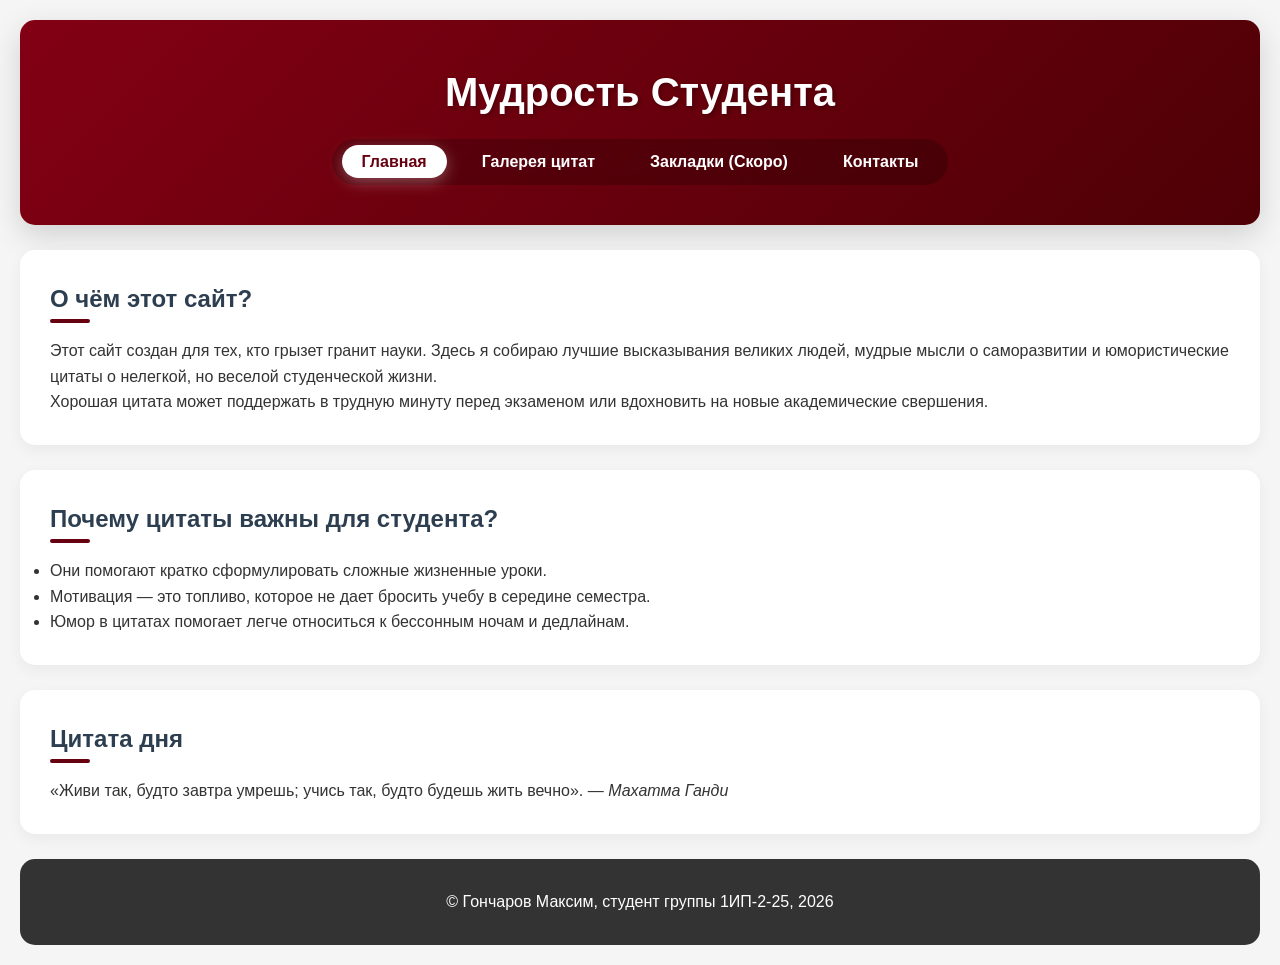
<file: index.html>
<!DOCTYPE html>
<html lang="ru">
<head>
   <meta charset="UTF-8">
   <meta name="viewport" content="width=device-width, initial-scale=1.0">
   <title>Мудрость Студента — Вдохновение и мотивация</title>
   <link rel="stylesheet" href="style.css">
</head>
<body>
    <header>
      <h1>Мудрость Студента</h1>
      <nav>
        <ul>
            <li><a href="index.html" class="active">Главная</a></li>
            <li><a href="gallery.html">Галерея цитат</a></li>
            <li><a href="#">Закладки (Скоро)</a></li>
            <li><a href="contacts.html">Контакты</a></li>
        </ul>
      </nav>
    </header>

    <main class="home-container">
     <section>
        <h2>О чём этот сайт?</h2>
        <p>Этот сайт создан для тех, кто грызет гранит науки. Здесь я собираю лучшие высказывания великих людей, мудрые мысли о саморазвитии и юмористические цитаты о нелегкой, но веселой студенческой жизни.</p>
        <p>Хорошая цитата может поддержать в трудную минуту перед экзаменом или вдохновить на новые академические свершения.</p>
     </section>

     <section>
        <h2>Почему цитаты важны для студента?</h2>
        <ul>
            <li>Они помогают кратко сформулировать сложные жизненные уроки.</li>
            <li>Мотивация — это топливо, которое не дает бросить учебу в середине семестра.</li>
            <li>Юмор в цитатах помогает легче относиться к бессонным ночам и дедлайнам.</li>
        </ul>
     </section>

     <section>
        <h2>Цитата дня</h2>
        <div class="quote-box">
            <blockquote>
                <p>«Живи так, будто завтра умрешь; учись так, будто будешь жить вечно». — <em>Махатма Ганди</em></p>
            </blockquote>
        </div>
     </section>
    </main>

    <footer>
        <p>© Гончаров Максим, студент группы 1ИП-2-25, 2026</p>
    </footer>
</body>
</html>
</file>
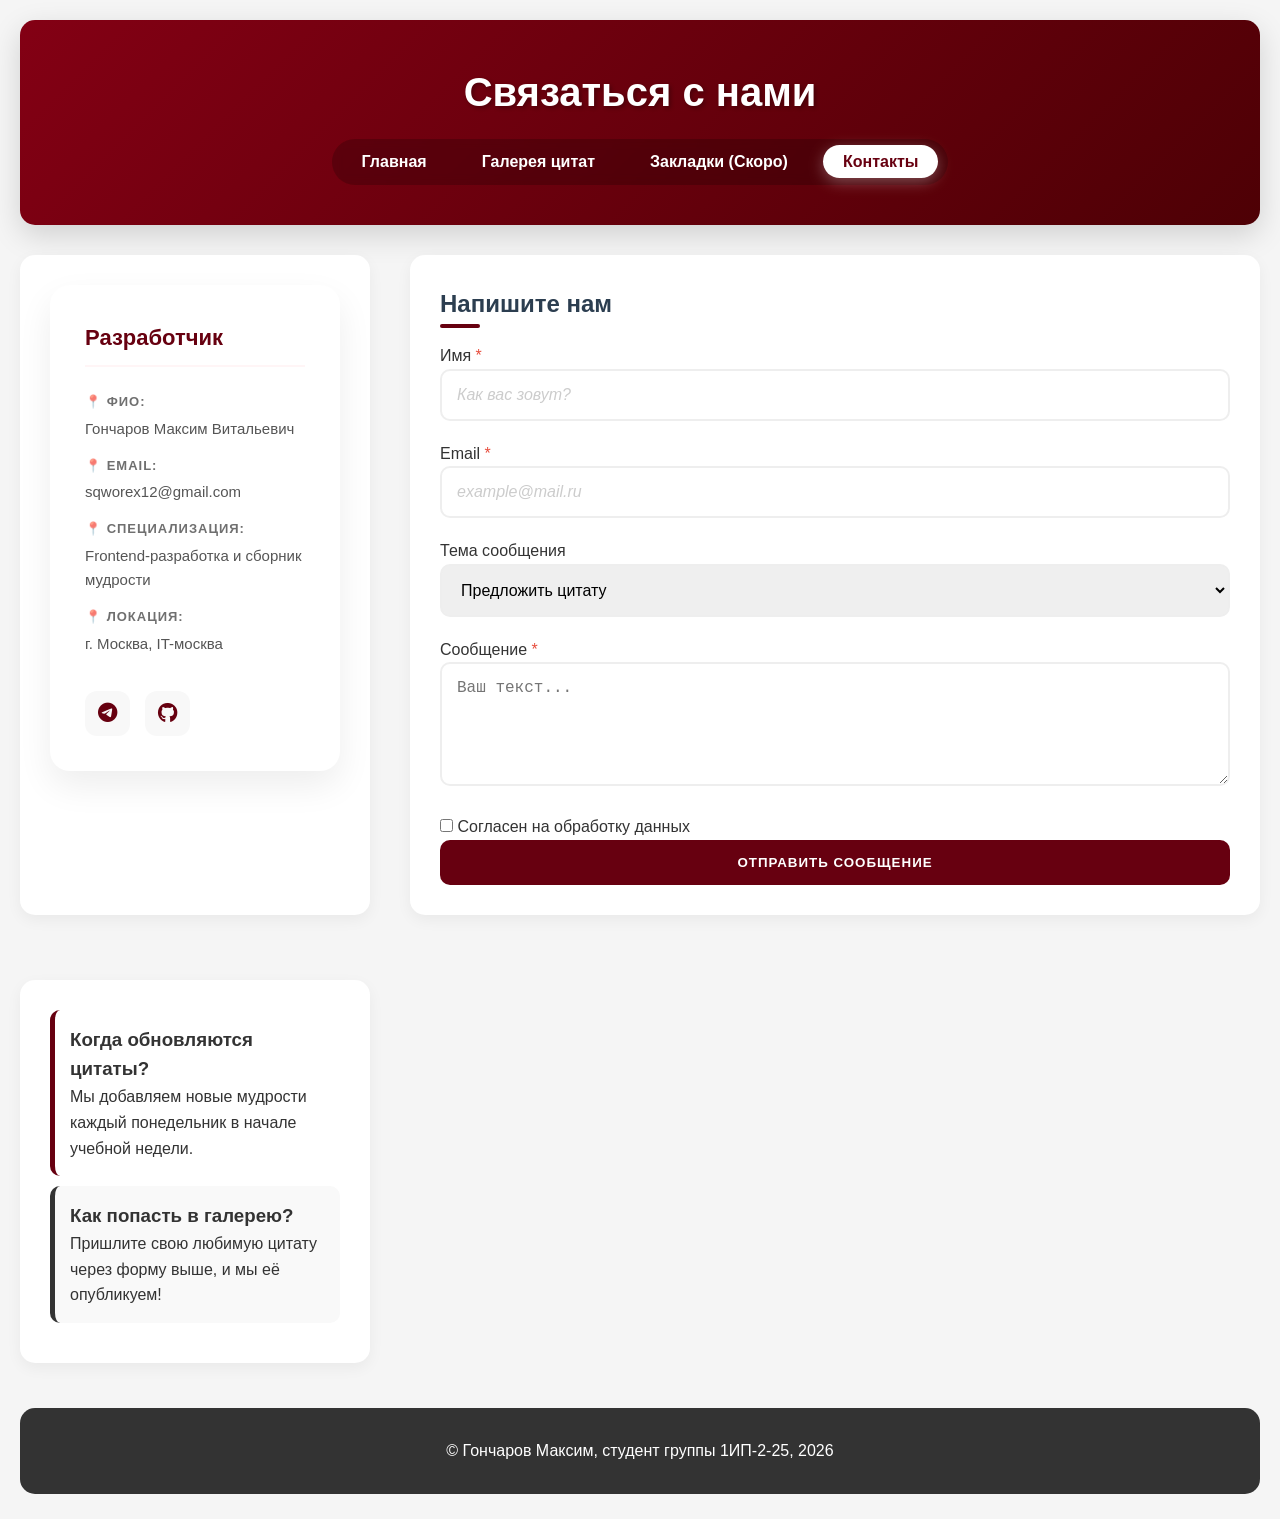
<file: contacts.html>
<!DOCTYPE html>
<html lang="ru">
<head>
    <meta charset="UTF-8">
    <meta name="viewport" content="width=device-width, initial-scale=1.0">
    <title>Контакты | Мудрость Студента</title>
    <link rel="stylesheet" href="style.css">
    <link rel="stylesheet" href="https://cdnjs.cloudflare.com/ajax/libs/font-awesome/6.4.0/css/all.min.css">
</head>
<body>
    <header>
        <h1>Связаться с нами</h1>
        <nav>
            <ul>
                <li><a href="index.html">Главная</a></li>
                <li><a href="gallery.html">Галерея цитат</a></li>
                <li><a href="#">Закладки (Скоро)</a></li>
                <li><a href="contacts.html" class="active">Контакты</a></li>
            </ul>
        </nav>
    </header>

    <main class="contacts-container">
        <section class="info-card-container">
            <div class="user-card">
                <h3>Разработчик</h3>
                <p><strong>ФИО:</strong> Гончаров Максим Витальевич</p>
                <p><strong>Email:</strong> sqworex12@gmail.com</p>
                <p><strong>Специализация:</strong> Frontend-разработка и сборник мудрости</p>
                <p><strong>Локация:</strong> г. Москва, IT-москва</p>
                <div class="social-links">
                    <a href="https://t.me/s9worex" title="Telegram"><i class="fab fa-telegram"></i></a>
                    <a href="https://github.com/whyn0n3" title="GitHub"><i class="fab fa-github"></i></a>
                </div>
            </div>
        </section>

        <section class="feedback-form">
            <h2>Напишите нам</h2>
            <form action="#">
                <div class="input-group">
                    <label for="name" class="req-label">Имя</label>
                    <input type="text" id="name" required placeholder="Как вас зовут?">
                </div>

                <div class="input-group">
                    <label for="email" class="req-label">Email</label>
                    <input type="email" id="email" required placeholder="example@mail.ru">
                </div>

                <div class="input-group">
                    <label for="subject">Тема сообщения</label>
                    <select id="subject">
                        <option value="suggest">Предложить цитату</option>
                        <option value="error">Ошибка на сайте</option>
                        <option value="other">Другое</option>
                    </select>
                </div>

                <div class="input-group">
                    <label for="message" class="req-label">Сообщение</label>
                    <textarea id="message" rows="5" required placeholder="Ваш текст..."></textarea>
                </div>

                <div class="checkbox-group">
                    <input type="checkbox" id="agree" required>
                    <label for="agree">Согласен на обработку данных</label>
                </div>

                <button type="submit" class="submit-btn">Отправить сообщение</button>
            </form>
        </section>

        <section class="extra-info">
            <div class="faq-item">
                <h3>Когда обновляются цитаты?</h3>
                <p>Мы добавляем новые мудрости каждый понедельник в начале учебной недели.</p>
            </div>
            <div class="faq-item">
                <h3>Как попасть в галерею?</h3>
                <p>Пришлите свою любимую цитату через форму выше, и мы её опубликуем!</p>
            </div>
        </section>
    </main>

    <footer>
        <p>© Гончаров Максим, студент группы 1ИП-2-25, 2026</p>
    </footer>
</body>
</html>
</file>
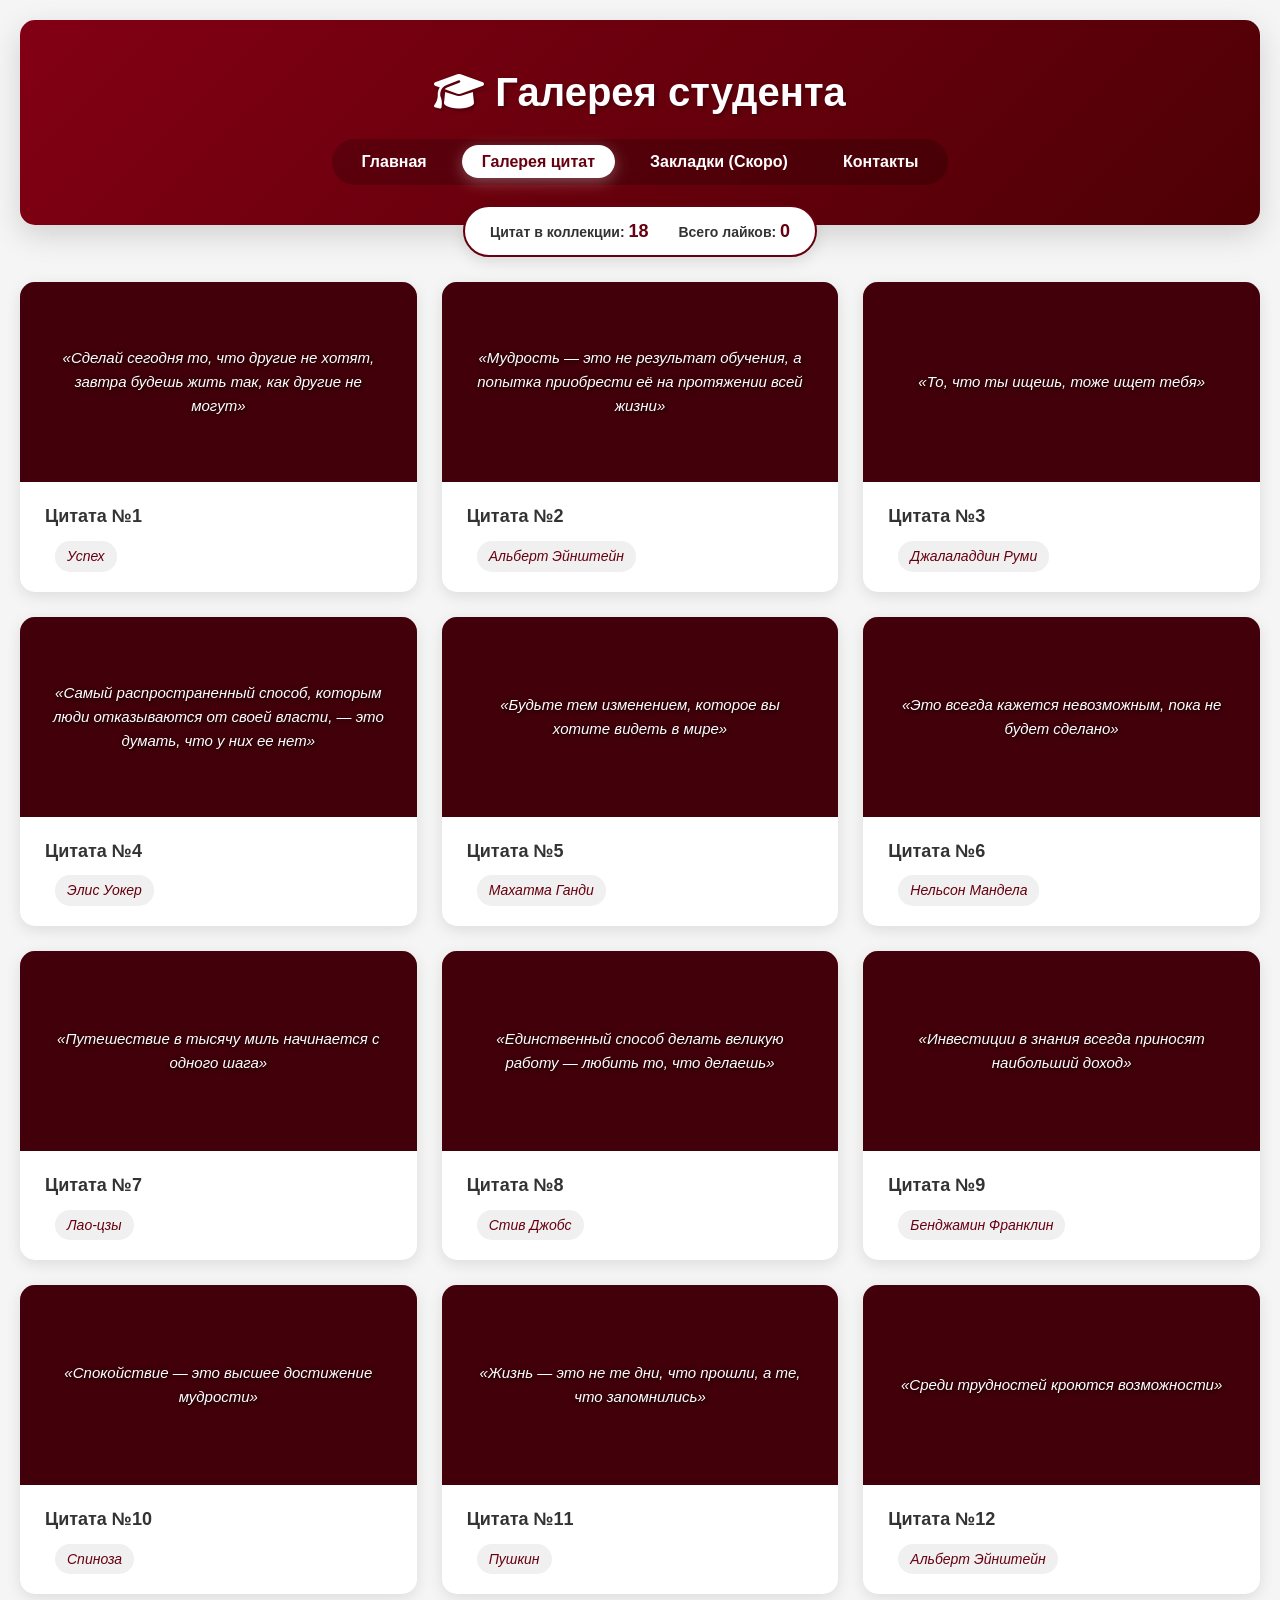
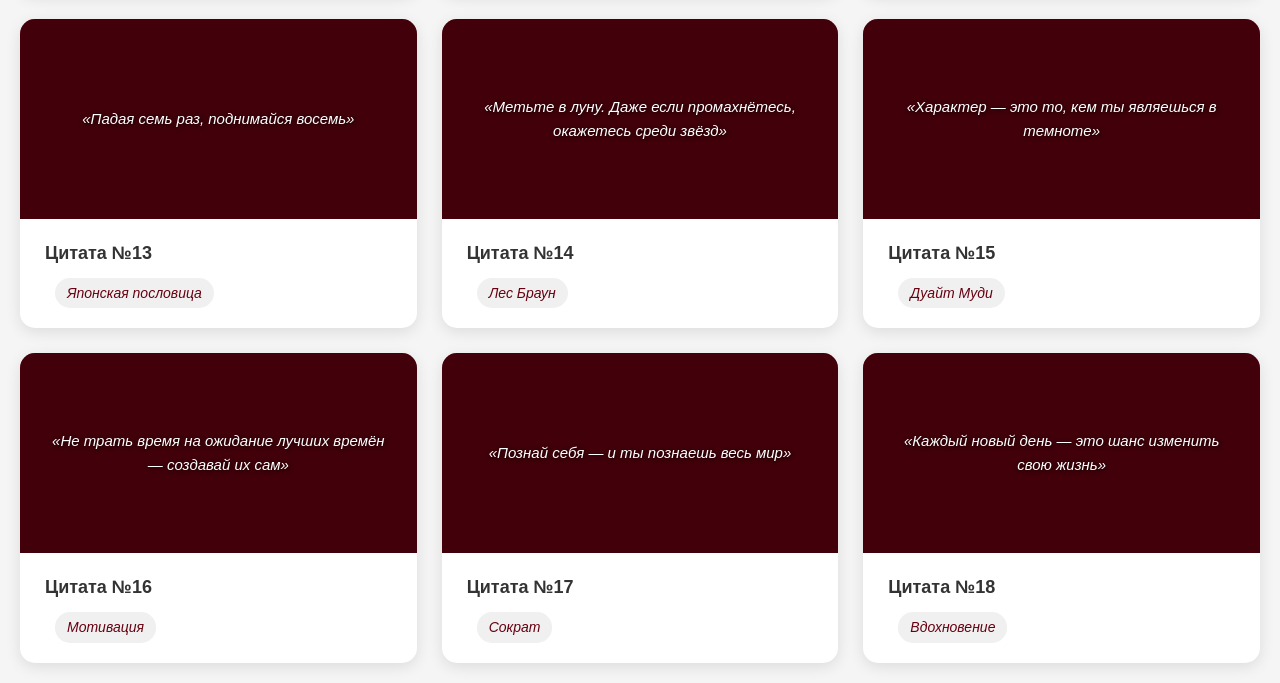
<file: gallery.html>
<!DOCTYPE html>
<html lang="ru">
<head>
    <meta charset="UTF-8">
    <title>Галерея цитат</title>
    <link rel="stylesheet" href="style.css">
    <link rel="stylesheet" href="https://cdnjs.cloudflare.com/ajax/libs/font-awesome/6.4.0/css/all.min.css">
</head>
<body>
    <header class="gallery-header">
        <h1><i class="fas fa-graduation-cap"></i> Галерея студента</h1>
        <nav>
            <ul>
                <li><a href="index.html">Главная</a></li>
                <li><a href="gallery.html" class="active">Галерея цитат</a></li>
                <li><a href="#">Закладки (Скоро)</a></li>
                <li><a href="contacts.html">Контакты</a></li>
            </ul>
        </nav>
    </header>

    <main class="gallery-container">
        <div class="stats-panel">
            <p>Цитат в коллекции: <span id="count">0</span></p>
            <p>Всего лайков: <span id="total-likes">0</span></p>
        </div>

        <div class="gallery-grid">

            <!-- Цитата 1 — горы/путь к успеху -->
            <article class="image-card photo">
                <div class="card-visual" style="background-image: url('https://images.unsplash.com/photo-1464822759023-fed622ff2c3b?w=600&q=80');">
                    <p class="quote-text">«Сделай сегодня то, что другие не хотят, завтра будешь жить так, как другие не могут»</p>
                    <button class="like-btn">
                        <i class="fas fa-heart"></i> <span class="likes">0</span>
                    </button>
                </div>
                <div class="card-info">
                    <h3>Цитата №1</h3>
                    <span class="tag">Успех</span>
                </div>
            </article>

            <!-- Цитата 2 — звёздное небо/мудрость -->
            <article class="image-card photo">
                <div class="card-visual" style="background-image: url('https://images.unsplash.com/photo-1519681393784-d120267933ba?w=600&q=80');">
                    <p class="quote-text">«Мудрость — это не результат обучения, а попытка приобрести её на протяжении всей жизни»</p>
                    <button class="like-btn">
                        <i class="fas fa-heart"></i> <span class="likes">0</span>
                    </button>
                </div>
                <div class="card-info">
                    <h3>Цитата №2</h3>
                    <span class="tag">Альберт Эйнштейн</span>
                </div>
            </article>

            <!-- Цитата 3 — океан/поиск -->
            <article class="image-card photo">
                <div class="card-visual" style="background-image: url('https://images.unsplash.com/photo-1505118380757-91f5f5632de0?w=600&q=80');">
                    <p class="quote-text">«То, что ты ищешь, тоже ищет тебя»</p>
                    <button class="like-btn">
                        <i class="fas fa-heart"></i> <span class="likes">0</span>
                    </button>
                </div>
                <div class="card-info">
                    <h3>Цитата №3</h3>
                    <span class="tag">Джалаладдин Руми</span>
                </div>
            </article>

            <!-- Цитата 4 — силуэт человека/сила -->
            <article class="image-card photo">
                <div class="card-visual" style="background-image: url('https://images.unsplash.com/photo-1470770841072-f978cf4d019e?w=600&q=80');">
                    <p class="quote-text">«Самый распространенный способ, которым люди отказываются от своей власти, — это думать, что у них ее нет»</p>
                    <button class="like-btn">
                        <i class="fas fa-heart"></i> <span class="likes">0</span>
                    </button>
                </div>
                <div class="card-info">
                    <h3>Цитата №4</h3>
                    <span class="tag">Элис Уокер</span>
                </div>
            </article>

            <!-- Цитата 5 — восход/перемены -->
            <article class="image-card photo">
                <div class="card-visual" style="background-image: url('https://images.unsplash.com/photo-1500534314209-a25ddb2bd429?w=600&q=80');">
                    <p class="quote-text">«Будьте тем изменением, которое вы хотите видеть в мире»</p>
                    <button class="like-btn">
                        <i class="fas fa-heart"></i> <span class="likes">0</span>
                    </button>
                </div>
                <div class="card-info">
                    <h3>Цитата №5</h3>
                    <span class="tag">Махатма Ганди</span>
                </div>
            </article>

            <!-- Цитата 6 — вершина горы/возможное -->
            <article class="image-card photo">
                <div class="card-visual" style="background-image: url('https://images.unsplash.com/photo-1486870591958-9b9d0d1dda99?w=600&q=80');">
                    <p class="quote-text">«Это всегда кажется невозможным, пока не будет сделано»</p>
                    <button class="like-btn">
                        <i class="fas fa-heart"></i> <span class="likes">0</span>
                    </button>
                </div>
                <div class="card-info">
                    <h3>Цитата №6</h3>
                    <span class="tag">Нельсон Мандела</span>
                </div>
            </article>

            <!-- Цитата 7 — дорога в лесу/путь -->
            <article class="image-card photo">
                <div class="card-visual" style="background-image: url('https://images.unsplash.com/photo-1448375240586-882707db888b?w=600&q=80');">
                    <p class="quote-text">«Путешествие в тысячу миль начинается с одного шага»</p>
                    <button class="like-btn">
                        <i class="fas fa-heart"></i> <span class="likes">0</span>
                    </button>
                </div>
                <div class="card-info">
                    <h3>Цитата №7</h3>
                    <span class="tag">Лао-цзы</span>
                </div>
            </article>

            <!-- Цитата 8 — ночной город/мечта -->
            <article class="image-card photo">
                <div class="card-visual" style="background-image: url('https://images.unsplash.com/photo-1477959858617-67f85cf4f1df?w=600&q=80');">
                    <p class="quote-text">«Единственный способ делать великую работу — любить то, что делаешь»</p>
                    <button class="like-btn">
                        <i class="fas fa-heart"></i> <span class="likes">0</span>
                    </button>
                </div>
                <div class="card-info">
                    <h3>Цитата №8</h3>
                    <span class="tag">Стив Джобс</span>
                </div>
            </article>

            <!-- Цитата 9 — книги/знание -->
            <article class="image-card photo">
                <div class="card-visual" style="background-image: url('https://images.unsplash.com/photo-1524995997946-a1c2e315a42f?w=600&q=80');">
                    <p class="quote-text">«Инвестиции в знания всегда приносят наибольший доход»</p>
                    <button class="like-btn">
                        <i class="fas fa-heart"></i> <span class="likes">0</span>
                    </button>
                </div>
                <div class="card-info">
                    <h3>Цитата №9</h3>
                    <span class="tag">Бенджамин Франклин</span>
                </div>
            </article>

            <!-- Цитата 10 — туман в горах/спокойствие -->
            <article class="image-card photo">
                <div class="card-visual" style="background-image: url('https://images.unsplash.com/photo-1506905925346-21bda4d32df4?w=600&q=80');">
                    <p class="quote-text">«Спокойствие — это высшее достижение мудрости»</p>
                    <button class="like-btn">
                        <i class="fas fa-heart"></i> <span class="likes">0</span>
                    </button>
                </div>
                <div class="card-info">
                    <h3>Цитата №10</h3>
                    <span class="tag">Спиноза</span>
                </div>
            </article>

            <!-- Цитата 11 — цветущее поле/красота -->
            <article class="image-card photo">
                <div class="card-visual" style="background-image: url('https://images.unsplash.com/photo-1418065460487-3e41a6c84dc5?w=600&q=80');">
                    <p class="quote-text">«Жизнь — это не те дни, что прошли, а те, что запомнились»</p>
                    <button class="like-btn">
                        <i class="fas fa-heart"></i> <span class="likes">0</span>
                    </button>
                </div>
                <div class="card-info">
                    <h3>Цитата №11</h3>
                    <span class="tag">Пушкин</span>
                </div>
            </article>

            <!-- Цитата 12 — маяк/ориентир -->
            <article class="image-card photo">
                <div class="card-visual" style="background-image: url('https://images.unsplash.com/photo-1507525428034-b723cf961d3e?w=600&q=80');">
                    <p class="quote-text">«Среди трудностей кроются возможности»</p>
                    <button class="like-btn">
                        <i class="fas fa-heart"></i> <span class="likes">0</span>
                    </button>
                </div>
                <div class="card-info">
                    <h3>Цитата №12</h3>
                    <span class="tag">Альберт Эйнштейн</span>
                </div>
            </article>

            <!-- Цитата 13 — водопад/сила природы -->
            <article class="image-card photo">
                <div class="card-visual" style="background-image: url('https://images.unsplash.com/photo-1432405972618-c60b0225b8f9?w=600&q=80');">
                    <p class="quote-text">«Падая семь раз, поднимайся восемь»</p>
                    <button class="like-btn">
                        <i class="fas fa-heart"></i> <span class="likes">0</span>
                    </button>
                </div>
                <div class="card-info">
                    <h3>Цитата №13</h3>
                    <span class="tag">Японская пословица</span>
                </div>
            </article>

            <!-- Цитата 14 — ночное небо со звёздами/мечты -->
            <article class="image-card photo">
                <div class="card-visual" style="background-image: url('https://images.unsplash.com/photo-1534796636912-3b95b3ab5986?w=600&q=80');">
                    <p class="quote-text">«Метьте в луну. Даже если промахнётесь, окажетесь среди звёзд»</p>
                    <button class="like-btn">
                        <i class="fas fa-heart"></i> <span class="likes">0</span>
                    </button>
                </div>
                <div class="card-info">
                    <h3>Цитата №14</h3>
                    <span class="tag">Лес Браун</span>
                </div>
            </article>

            <!-- Цитата 15 — пустыня/стойкость -->
            <article class="image-card photo">
                <div class="card-visual" style="background-image: url('https://images.unsplash.com/photo-1509316785289-025f5b846b35?w=600&q=80');">
                    <p class="quote-text">«Характер — это то, кем ты являешься в темноте»</p>
                    <button class="like-btn">
                        <i class="fas fa-heart"></i> <span class="likes">0</span>
                    </button>
                </div>
                <div class="card-info">
                    <h3>Цитата №15</h3>
                    <span class="tag">Дуайт Муди</span>
                </div>
            </article>

            <!-- Цитата 16 — осенний парк/время -->
            <article class="image-card photo">
                <div class="card-visual" style="background-image: url('https://images.unsplash.com/photo-1507003211169-0a1dd7228f2d?w=600&q=80');">
                    <p class="quote-text">«Не трать время на ожидание лучших времён — создавай их сам»</p>
                    <button class="like-btn">
                        <i class="fas fa-heart"></i> <span class="likes">0</span>
                    </button>
                </div>
                <div class="card-info">
                    <h3>Цитата №16</h3>
                    <span class="tag">Мотивация</span>
                </div>
            </article>

            <!-- Цитата 17 — горное озеро/отражение -->
            <article class="image-card photo">
                <div class="card-visual" style="background-image: url('https://images.unsplash.com/photo-1476231682828-37e571bc172f?w=600&q=80');">
                    <p class="quote-text">«Познай себя — и ты познаешь весь мир»</p>
                    <button class="like-btn">
                        <i class="fas fa-heart"></i> <span class="likes">0</span>
                    </button>
                </div>
                <div class="card-info">
                    <h3>Цитата №17</h3>
                    <span class="tag">Сократ</span>
                </div>
            </article>

            <!-- Цитата 18 — рассвет над морем/надежда -->
            <article class="image-card photo">
                <div class="card-visual" style="background-image: url('https://images.unsplash.com/photo-1502481851512-e9e2529bfbf9?w=600&q=80');">
                    <p class="quote-text">«Каждый новый день — это шанс изменить свою жизнь»</p>
                    <button class="like-btn">
                        <i class="fas fa-heart"></i> <span class="likes">0</span>
                    </button>
                </div>
                <div class="card-info">
                    <h3>Цитата №18</h3>
                    <span class="tag">Вдохновение</span>
                </div>
            </article>

        </div>
    </main>

    <script src="script.js"></script>
</body>
</html>
</file>
<file: style.css>
/* ПОЛНЫЙ STYLE.CSS 
   Проект: Мудрость Студента 
   Практическая работа №4 + Анимации
*/

/* --- 1. СБРОС И ГЛОБАЛЬНЫЕ НАСТРОЙКИ --- */
* {
    margin: 0;
    padding: 0;
    box-sizing: border-box; /* Требование ПР4: современная блочная модель */
}

::selection {
    background: #670010; /* Псевдоэлемент: цвет выделения текста */
    color: white;
}

body {
    font-family: 'Verdana', Geneva, sans-serif;
    background-color: #f5f5f5;
    color: #333;
    line-height: 1.6;
    padding: 20px;
    overflow-x: hidden; /* Защита от горизонтальной прокрутки при анимациях */
}

/* --- 2. ШАПКА С АНИМИРОВАННЫМ ГРАДИЕНТОМ --- */
header {
    background: linear-gradient(-45deg, #670010, #a10019, #3c0000, #830014);
    background-size: 400% 400%;
    animation: gradientBG 15s ease infinite;
    color: white;
    padding: 40px 20px;
    text-align: center;
    border-radius: 15px;
    margin-bottom: 25px;
    box-shadow: 0 10px 30px rgba(0,0,0,0.15); /* Блочная модель: объем */
}

@keyframes gradientBG {
    0% { background-position: 0% 50%; }
    50% { background-position: 100% 50%; }
    100% { background-position: 0% 50%; }
}

header h1 {
    font-size: clamp(24px, 5vw, 40px);
    margin-bottom: 15px;
    text-shadow: 2px 2px 4px rgba(0,0,0,0.3);
}

/* --- 3. НАВИГАЦИЯ --- */
nav {
    background-color: rgba(0, 0, 0, 0.2);
    padding: 10px;
    border-radius: 50px;
    display: inline-block;
    backdrop-filter: blur(5px);
}

nav ul {
    list-style: none;
    display: flex;
    gap: 15px;
}

nav ul li a {
    color: white;
    text-decoration: none;
    font-weight: bold;
    padding: 8px 20px;
    border-radius: 25px;
    transition: 0.4s;
}

/* Псевдокласс :hover */
nav ul li a:hover, nav ul li a.active {
    background-color: white;
    color: #670010;
    box-shadow: 0 4px 15px rgba(255,255,255,0.3);
}

/* --- 4. ОСНОВНОЙ КОНТЕНТ (Анимация появления) --- */
main {
    animation: fadeInPage 0.8s ease-out;
}

@keyframes fadeInPage {
    from { opacity: 0; transform: translateY(30px); }
    to { opacity: 1; transform: translateY(0); }
}

section {
    background-color: white;
    padding: 30px;
    border-radius: 15px;
    box-shadow: 0 5px 15px rgba(0,0,0,0.05);
    margin-bottom: 25px;
}

/* Анимированные заголовки h2 через псевдоэлемент */
h2 {
    color: #2c3e50;
    margin-bottom: 20px;
    position: relative;
    display: inline-block;
}

h2::after {
    content: '';
    position: absolute;
    left: 0;
    bottom: -5px;
    width: 40px;
    height: 4px;
    background: #670010;
    border-radius: 2px;
    transition: width 0.4s ease;
}

section:hover h2::after {
    width: 100%;
}

/* --- 5. ГАЛЕРЕЯ ЦИТАТ (GRID) --- */
.gallery-grid {
    display: grid;
    grid-template-columns: repeat(auto-fit, minmax(300px, 1fr));
    gap: 25px;
}

.image-card {
    background: #fff;
    border-radius: 15px;
    overflow: hidden; /* Контроль переполнения */
    box-shadow: 0 4px 15px rgba(0,0,0,0.1);
    transition: 0.4s cubic-bezier(0.175, 0.885, 0.32, 1.275);
}

.image-card:hover {
    transform: translateY(-12px);
    box-shadow: 0 20px 40px rgba(0,0,0,0.15);
}

.card-visual {
    height: 200px;
    background-color: #830014;
    background-size: cover;
    background-position: center;
    color: white;
    padding: 30px;
    display: flex;
    align-items: center;
    justify-content: center;
    text-align: center;
    position: relative;
    overflow: hidden;
}

/* Затемняющий слой поверх картинки — текст читается чётко */
.card-visual::before {
    content: '';
    position: absolute;
    inset: 0;
    background: rgba(0, 0, 0, 0.50);
    z-index: 0;
}

/* Текст поверх затемнения */
.card-visual .quote-text {
    position: relative;
    z-index: 1;
}

.quote-text {
    font-size: 15px;
    line-height: 1.6;
    text-shadow: 1px 1px 4px rgba(0,0,0,0.8);
    font-style: italic;
}

/* Пульсация лайка */
.like-btn {
    position: absolute;
    bottom: 15px;
    right: 15px;
    z-index: 2;
    border: none;
    background: white;
    padding: 8px 15px;
    border-radius: 20px;
    cursor: pointer;
    transition: opacity 0.3s ease, transform 0.3s ease;
    opacity: 0;
    pointer-events: none;
}

.image-card:hover .like-btn {
    opacity: 1;
    pointer-events: auto;
}

.like-btn:hover {
    transform: scale(1.1);
    animation: heartBeat 1s infinite;
}

@keyframes heartBeat {
    0% { transform: scale(1); }
    15% { transform: scale(1.2); }
    30% { transform: scale(1); }
}

/* --- 6. КОНТАКТЫ И ФОРМА (ПР4) --- */
.contacts-container {
    display: grid;
    grid-template-columns: 1fr 2fr;
    gap: 30px;
}

.user-card {
    background: linear-gradient(135deg, #ffffff 0%, #fff5f6 100%);
    border: 1px solid #eee;
}

/* Псевдоэлемент иконки перед email */
.user-card p strong::before {
    content: "📍 "; /* Можно заменить на иконку FontAwesome */
}

/* Стилизация полей ввода */
.input-group {
    margin-bottom: 20px;
}

.req-label::after {
    content: " *"; /* Псевдоэлемент для обязательных полей */
    color: #e74c3c;
}

input[type="text"], 
input[type="email"], 
select, 
textarea {
    width: 100%;
    padding: 15px;
    border: 2px solid #eee;
    border-radius: 10px;
    transition: 0.3s;
    font-size: 16px;
}

/* Псевдоклассы :focus и :invalid */
input:focus, textarea:focus {
    outline: none;
    border-color: #670010;
    box-shadow: 0 0 10px rgba(103, 0, 16, 0.1);
    transform: translateX(5px);
}

input::placeholder {
    color: #ccc;
    font-style: italic;
}

/* Чередование стилей FAQ (:nth-child) */
.faq-item {
    padding: 15px;
    border-radius: 10px;
    margin-bottom: 10px;
    transition: 0.3s;
}

.faq-item:nth-child(odd) { background-color: #fff; border-left: 5px solid #670010; }
.faq-item:nth-child(even) { background-color: #f9f9f9; border-left: 5px solid #333; }

/* Кнопка с эффектом */
.submit-btn {
    background: #670010;
    color: white;
    border: none;
    padding: 15px 30px;
    border-radius: 10px;
    font-weight: bold;
    cursor: pointer;
    width: 100%;
    transition: 0.3s;
    text-transform: uppercase;
    letter-spacing: 1px;
}

.submit-btn:hover {
    background: #3c0000;
    letter-spacing: 3px;
    box-shadow: 0 5px 15px rgba(0,0,0,0.3);
}

/* --- 7. ПОДВАЛ --- */
footer {
    background-color: #333;
    color: white;
    text-align: center;
    padding: 30px;
    border-radius: 15px;
    margin-top: 20px;
}

/* --- 8. АДАПТИВНОСТЬ --- */
@media (max-width: 850px) {
    .contacts-container {
        grid-template-columns: 1fr;
    }
    
    nav ul {
        flex-wrap: wrap;
        justify-content: center;
    }
}

/* 1. Добавляем отступы для всего текстового блока под картинкой */
.card-info {
    padding: 20px 25px; /* Увеличили боковые отступы до 25px */
    display: flex;
    flex-direction: column;
    gap: 10px;
}

/* 2. Стилизуем текст заголовка (Цитата №...) */
.card-info h3 {
    font-size: 18px;
    color: #333;
}

/* 3. Поправляем фамилии (авторов) */
.card-info .tag {
    display: inline-block;
    margin-left: 10px; /* Сдвигаем фамилию чуть правее */
    padding: 4px 12px;
    background-color: #f0f0f0; /* Легкий фон, чтобы выделить автора */
    border-radius: 15px;
    font-size: 14px;
    color: #670010; /* Цвет в стиле твоего сайта */
    font-style: italic;
    width: fit-content; /* Чтобы фон был только под текстом */
    transition: 0.3s;
}

/* Эффект при наведении на карточку — автор еще немного сдвигается */
.image-card:hover .tag {
    transform: translateX(10px); /* Плавное движение вправо при ховере */
    background-color: #670010;
    color: white;
}

/* Панель статистики */
.stats-panel {
    background: white;
    padding: 10px 25px;
    border-radius: 50px; /* Делаем овальной и аккуратной */
    display: flex;
    gap: 30px;
    width: fit-content; /* Ширина по контенту */
    margin: -45px auto 25px; /* МИНУС 45px сверху — это вынесет панель на границу шапки */
    position: relative;
    z-index: 10;
    box-shadow: 0 5px 15px rgba(0,0,0,0.1);
    border: 2px solid #670010;
    animation: slideDown 0.8s ease-out;
}

/* Анимация появления статистики */
@keyframes slideDown {
    from { opacity: 0; transform: translateY(-20px); }
    to { opacity: 1; transform: translateY(0); }
}

.stats-panel p {
    margin: 0; /* Убираем лишние отступы у текста */
    font-weight: bold;
    color: #333;
    font-size: 14px;
}

.stats-panel span {
    color: #670010;
    font-size: 18px;
}

/* --- ОБНОВЛЕННЫЕ КОНТАКТЫ --- */

/* Контейнер страницы (увеличиваем отступ сверху) */
.contacts-container {
    display: grid;
    grid-template-columns: 350px 1fr; /* Фиксируем ширину левого столбика */
    gap: 40px;
    margin-top: 30px;
}

/* Сама карточка контактов */
.user-card {
    display: flex;
    flex-direction: column;
    gap: 15px; /* Расстояние между строками */
    background: #ffffff;
    border: none;
    border-radius: 20px;
    padding: 35px;
    box-shadow: 0 15px 35px rgba(0,0,0,0.07);
    height: fit-content; /* Чтобы карточка не растягивалась до пола */
    transition: 0.3s ease;
}

.user-card:hover {
    transform: translateY(-5px);
    box-shadow: 0 20px 45px rgba(103, 0, 16, 0.1);
}

/* Заголовок в карточке */
.user-card h3 {
    font-size: 22px;
    color: #670010;
    margin-bottom: 10px;
    border-bottom: 2px solid #fff5f6;
    padding-bottom: 10px;
}

/* Стилизация каждой строки текста */
.user-card p {
    font-size: 15px;
    color: #555;
    margin-bottom: 0;
    display: flex;
    flex-direction: column; /* Текст будет под жирным заголовком */
}

.user-card p strong {
    color: #333;
    font-size: 13px;
    text-transform: uppercase;
    letter-spacing: 1px;
    margin-bottom: 4px;
    opacity: 0.7;
}

/* Соцсети в ряд */
.social-links {
    margin-top: 20px;
    display: flex;
    gap: 15px;
    justify-content: flex-start;
}

.social-links a {
    display: flex;
    align-items: center;
    justify-content: center;
    width: 45px;
    height: 45px;
    background: #f8f8f8;
    color: #670010;
    border-radius: 12px;
    text-decoration: none;
    font-size: 20px;
    transition: 0.3s;
}

.social-links a:hover {
    background: #670010;
    color: white;
    transform: translateY(-3px);
}

/* Адаптивность для мобилок */
@media (max-width: 900px) {
    .contacts-container {
        grid-template-columns: 1fr; /* В один столбик на телефонах */
    }
    .user-card {
        width: 100%;
    }
}
</file>
